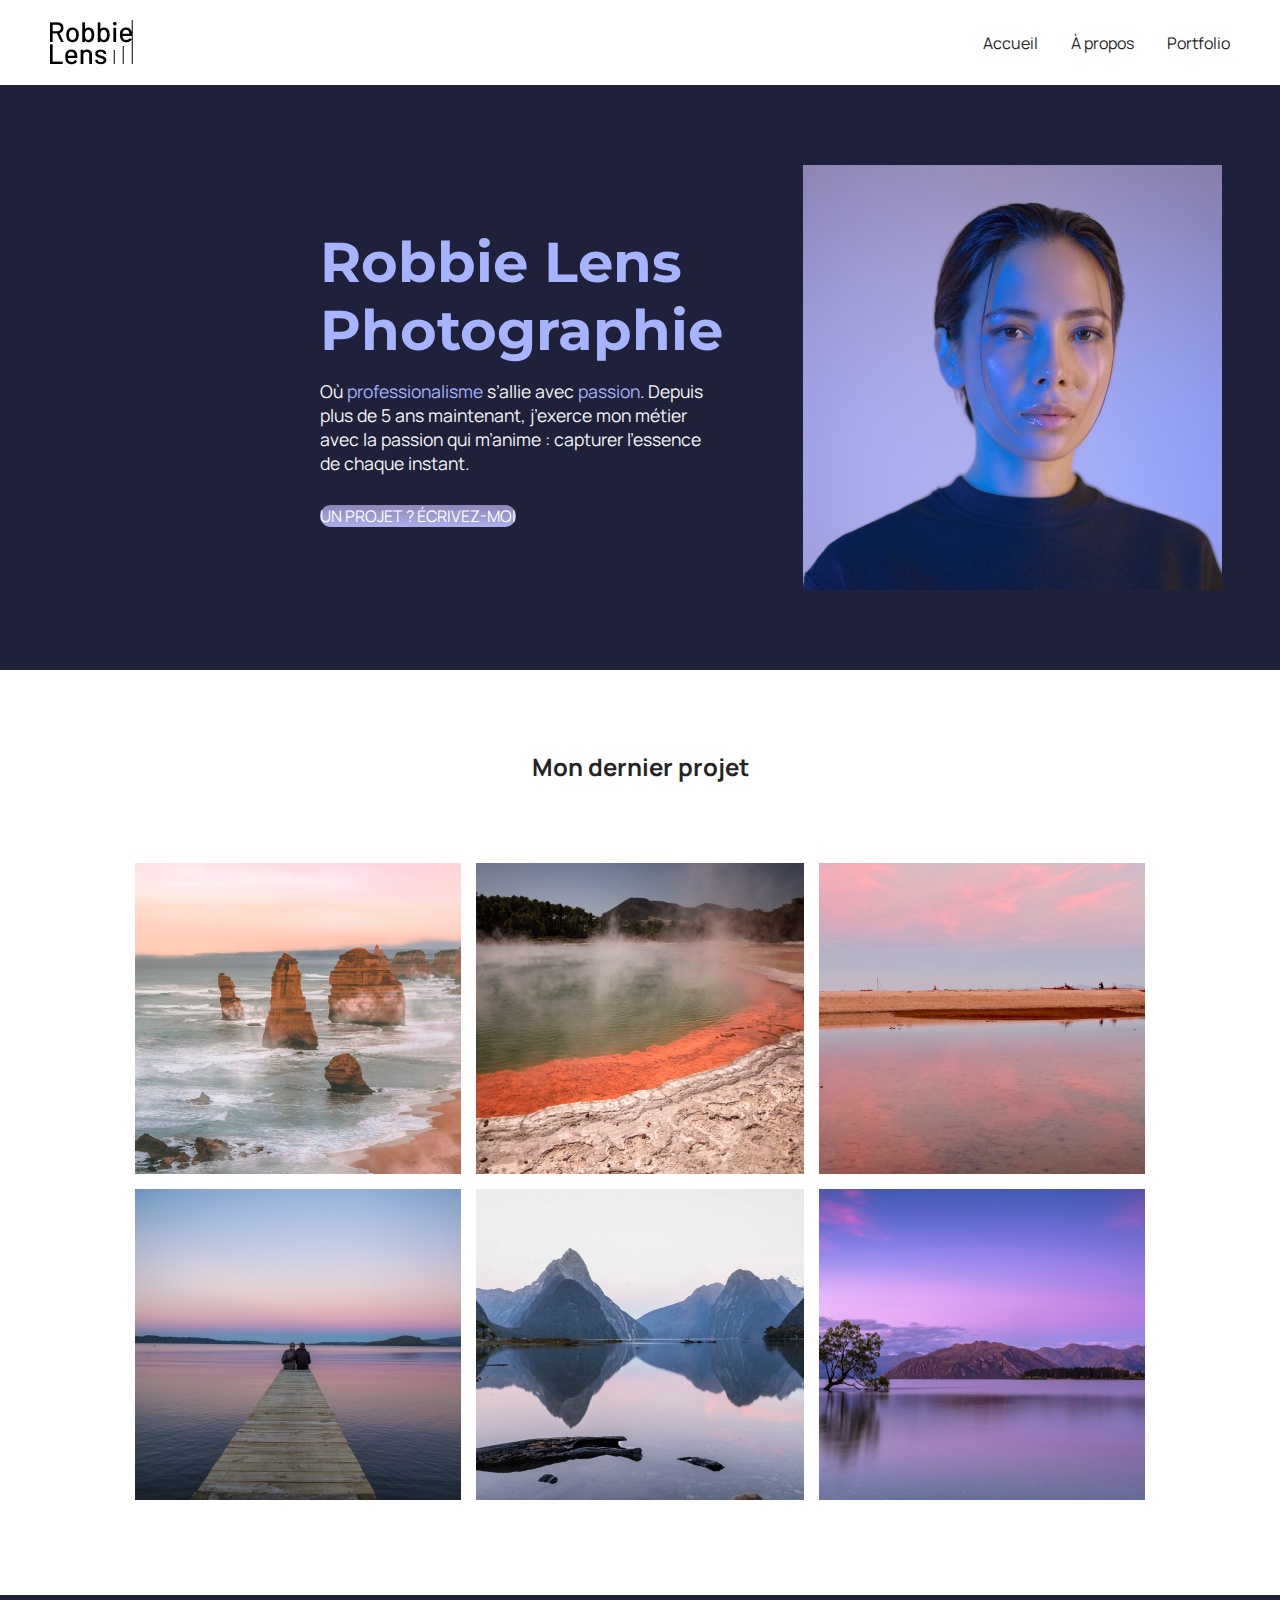
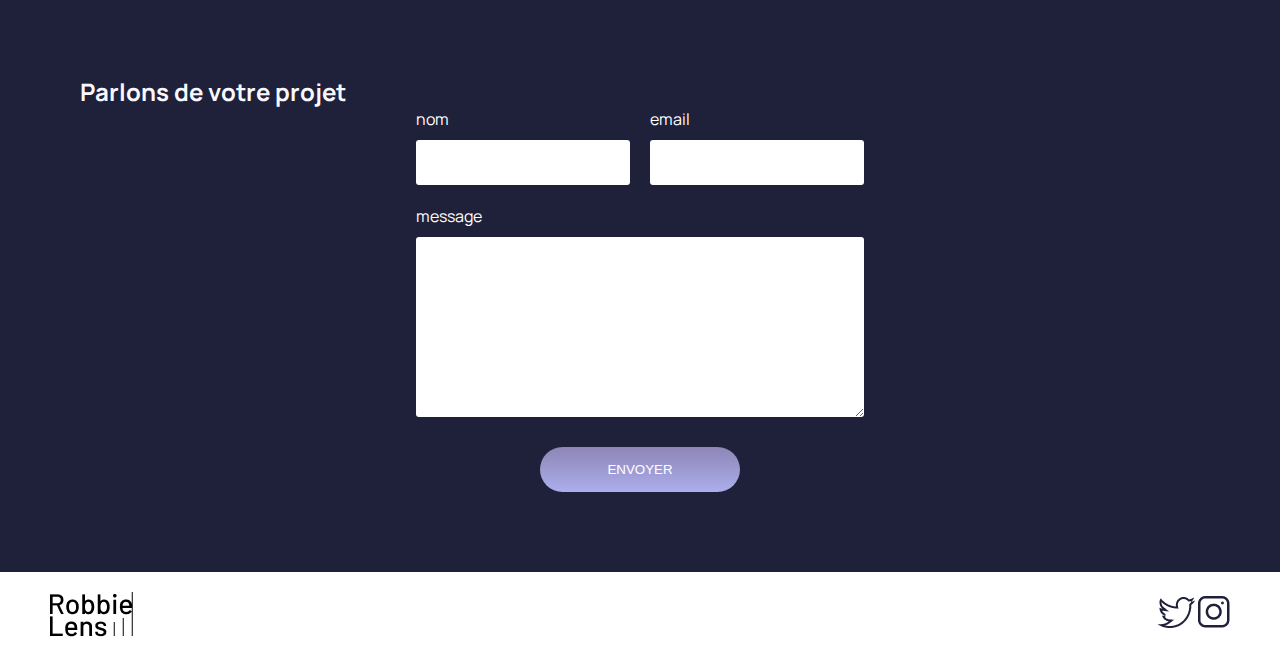
<file: index.html>
<!DOCTYPE html>
<html lang="fr">

<head>
    <meta charset="utf-8" >
    <title>Accueil - Robbie Lens Photographie</title>
    <link href="style.css" rel="stylesheet" >
    <link rel="preconnect" href="https://fonts.googleapis.com">
    <link rel="preconnect" href="https://fonts.gstatic.com" crossorigin>
    <link href="https://fonts.googleapis.com/css2?family=Manrope&family=Montserrat&display=swap" rel="stylesheet">
</head>

<body>
    <header>
        <nav>
            <img src="images/logo.png" alt="Logo Robbie Lens" >
            <div>
                <a href="index.html">Accueil</a>
                <a href="a-propos.html">À propos</a>
                <a href="portfolio.html">Portfolio</a>
            </div>
        </nav>
    </header>
    <main>
        <section class="accueil-introduction">
            <div>
                <h1>Robbie Lens Photographie</h1>
                <p>
                    Où <em>professionalisme</em> s’allie avec <em>passion</em>. Depuis
                    plus de 5 ans maintenant, j’exerce mon métier avec la passion
                    qui m’anime : capturer l’essence de chaque instant.
                </p>
                <a href="portfolio.html" class="cta">UN PROJET ? ÉCRIVEZ-MOI</a>
            </div>
            <img src="images/robbie-lens.png" alt="Portrait avec effet de la photographe Robbie Lens" >
        </section>
        <section class="accueil-photos">
            <h2>Mon dernier projet</h2>
            <div>
                <img src="images/accueil/element-1.png" alt="Twelve apostles - Australie" >
                <img src="images/accueil/element-2.png" alt="Wai-O-Tapu - Nouvelle-Zélande" >
                <img src="images/accueil/element-3.png" alt="Parc National d’Abel Tasman - Nouvelle-Zélande" >
            </div>
            <div>
                <img src="images/accueil/element-4.png" alt="Lac Rotorua - Nouvelle-Zélande" >
                <img src="images/accueil/element-5.png" alt="Milford Sound - Nouvelle-Zélande" >
                <img src="images/accueil/element-6.png" alt="Lac Wanaka - Nouvelle-Zélande" >
            </div>
        </section>
        <section id="contact" class="section-contact">
            <h2>Parlons de votre projet</h2>
            <form method="get" action="#">
                <div class="form-nom-email">
                    <div class="form-column">
                        <label for="nom">nom</label>
                        <input type="text" name="nom" id="nom" >
                    </div>
                    <div class="form-column">
                        <label for="email">email</label>
                        <input type="email" name="email" id="email" >
                    </div>
                </div>
                <label for="message">message</label>
                <textarea name="message" id="message" rows="10"></textarea>
                <input type="submit" value="ENVOYER" class="cta" >
            </form>
        </section>
    </main>
    <footer>
        <img src="images/logo.png" alt="Logo Robbie Lens" >
        <div>
            <a target="_blank" href="https://twitter.com/" class="lien-icone">
                <img src="images/twitter.png" alt="Logo Twitter" >
            </a>
            <a target="_blank" href="https://www.instagram.com/" class="lien-icone">
                <img src="images/instagram.png" alt="Logo Instagram" >
            </a>
        </div>
    </footer>
</body>

</html>
</file>
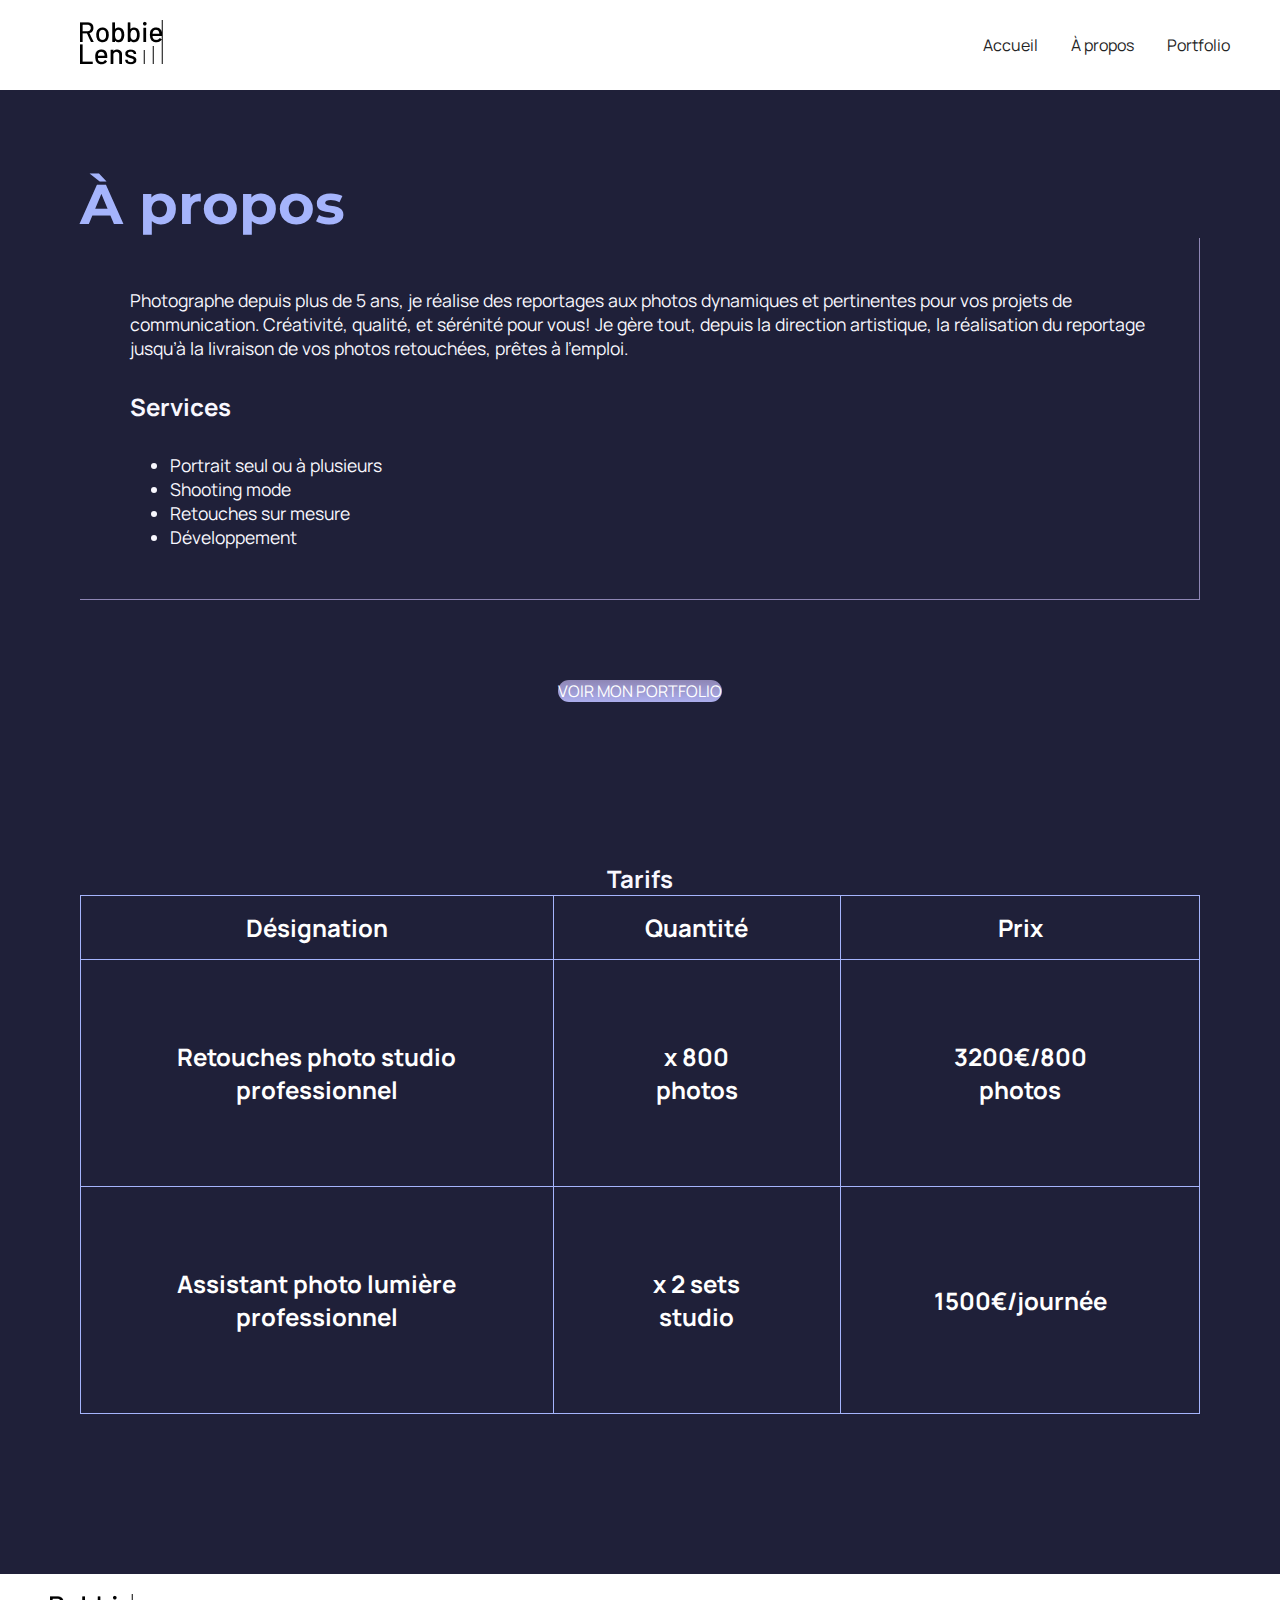
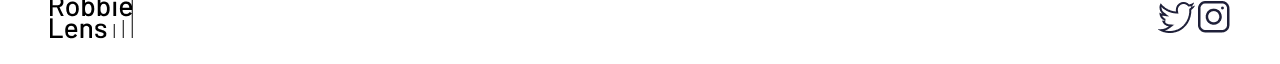
<file: a-propos.html>
<!DOCTYPE html>
<html lang="fr">

<head>
    <meta charset="utf-8" >
    <title>À propos - Robbie Lens Photographie</title>
    <link href="style.css" rel="stylesheet" >
    <link rel="preconnect" href="https://fonts.googleapis.com">
    <link rel="preconnect" href="https://fonts.gstatic.com" crossorigin>
    <link href="https://fonts.googleapis.com/css2?family=Manrope&family=Montserrat&display=swap" rel="stylesheet">
</head>

<body>
    <header>
        <nav>
            <a href="index.html" class="lien-icone">
                <img src="images/logo.png" alt="Logo Robbie Lens" >
            </a>
            <div>
                <a href="index.html">Accueil</a>
                <a href="a-propos.html">À propos</a>
                <a href="portfolio.html">Portfolio</a>
            </div>
        </nav>
    </header>
    <main class="a-propos-main">
        <section>
            <h1>À propos</h1>
            <div class="carre-contenu">
                <p>
                    Photographe depuis plus de 5 ans, je réalise des reportages aux photos dynamiques et pertinentes
                    pour
                    vos
                    projets de communication. Créativité, qualité, et sérénité pour vous! Je gère tout, depuis la
                    direction
                    artistique, la réalisation du reportage jusqu’à la livraison de vos photos retouchées, prêtes à
                    l’emploi.
                </p>
                <h2>Services</h2>
                <ul>
                    <li>Portrait seul ou à plusieurs</li>
                    <li>Shooting mode</li>
                    <li>Retouches sur mesure</li>
                    <li>Développement</li>
                </ul>
            </div>
            <div>
                <a href="portfolio.html" class="cta">VOIR MON PORTFOLIO</a>
            </div>
        </section>
        <section>
            <h2 class="tarifs">Tarifs</h>
            <table>
                <thead>
                    <tr>
                        <th>Désignation</th>
                        <th>Quantité</th>
                        <th>Prix</th>
                    </tr>
                </thead>
                <tbody>
                    <tr>
                        <td>Retouches photo
                            studio professionnel</td>
                        <td>x 800 photos</td>
                        <td>3200€/800 photos</td>
                    </tr>
                    <tr>
                        <td>Assistant photo
                            lumière professionnel</td>
                        <td>x 2 sets studio</td>
                        <td>1500€/journée</td>
                    </tr>
                </tbody>
            </table>
        </section>
    </main>
    <footer>
        <a href="index.html" class="lien-icone">
            <img src="images/logo.png" alt="Logo Robbie Lens" >
        </a>
        <div>
            <a target="_blank" href="https://twitter.com/" class="lien-icone">
                <img src="images/twitter.png" alt="Logo Twitter" >
            </a>
            <a target="_blank" href="https://www.instagram.com/" class="lien-icone">
                <img src="images/instagram.png" alt="Logo Instagram" >
            </a>
        </div>
    </footer>
</body>

</html>
</file>
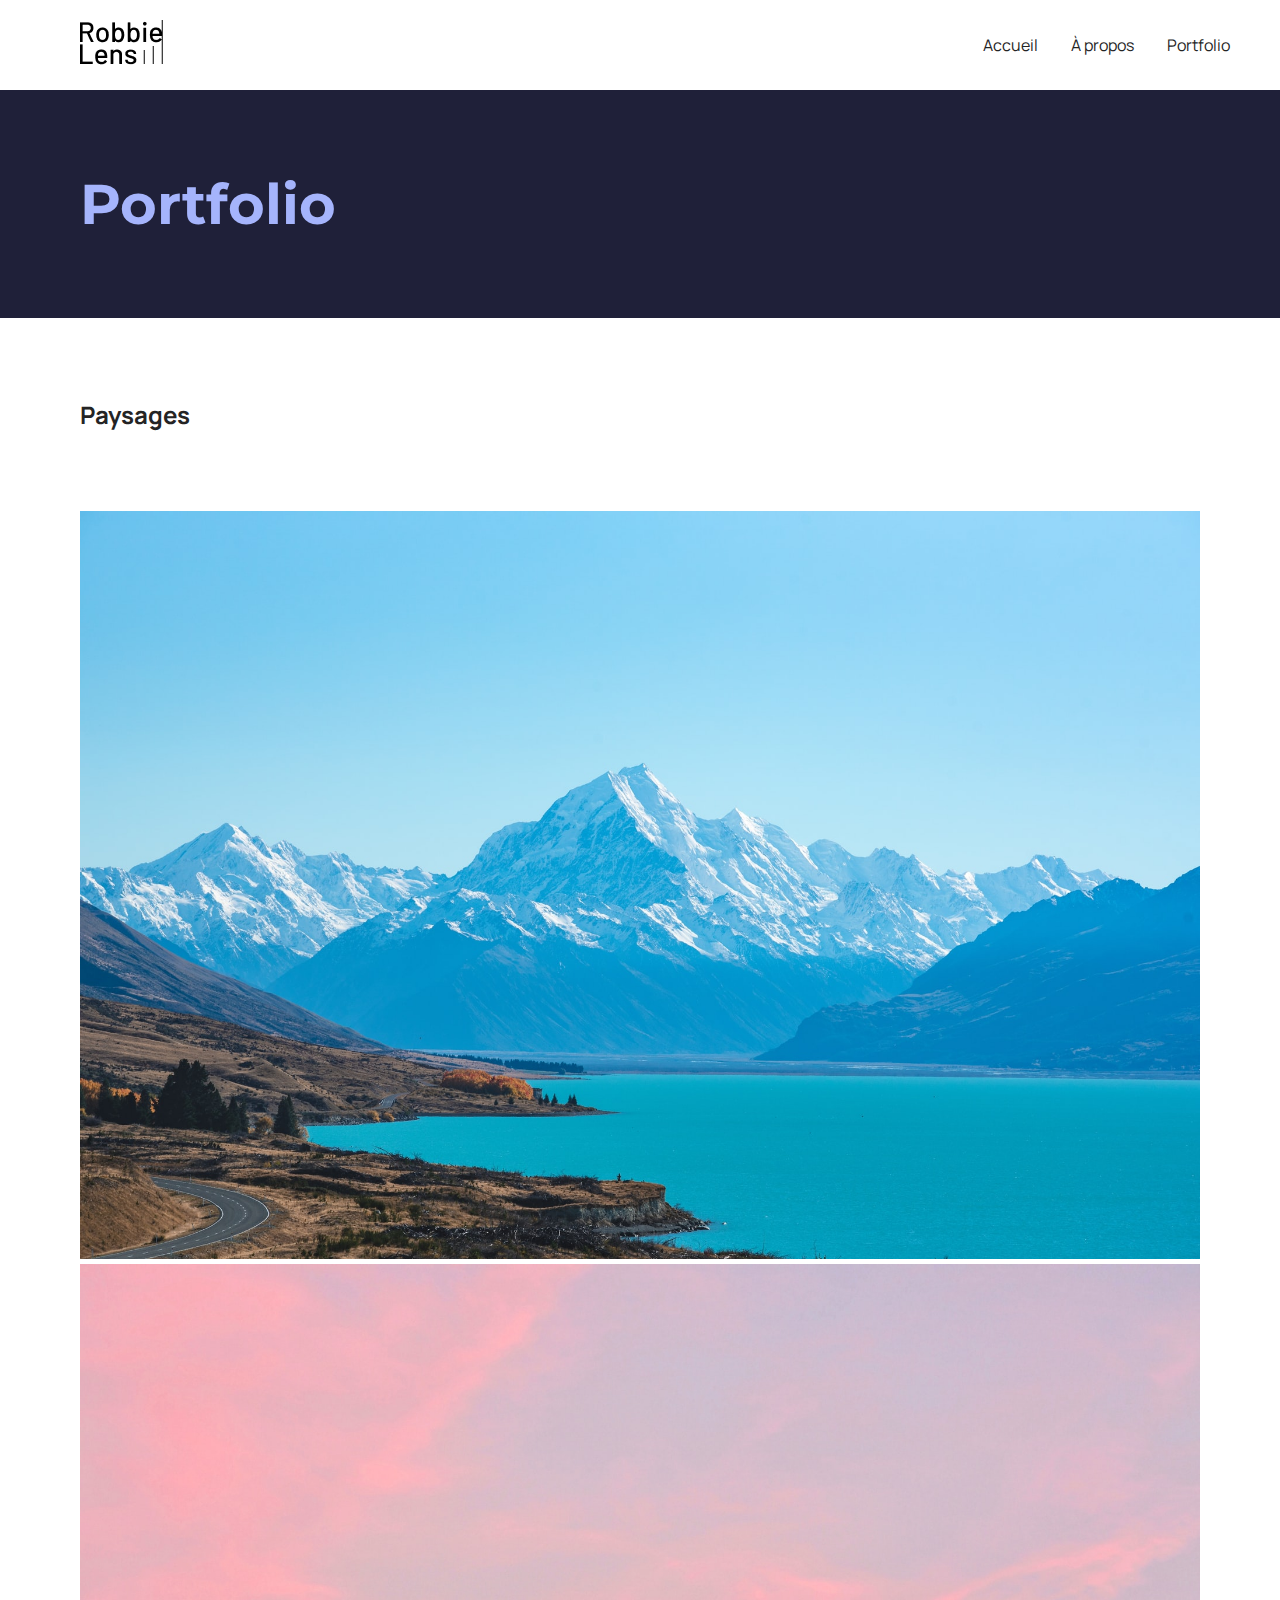
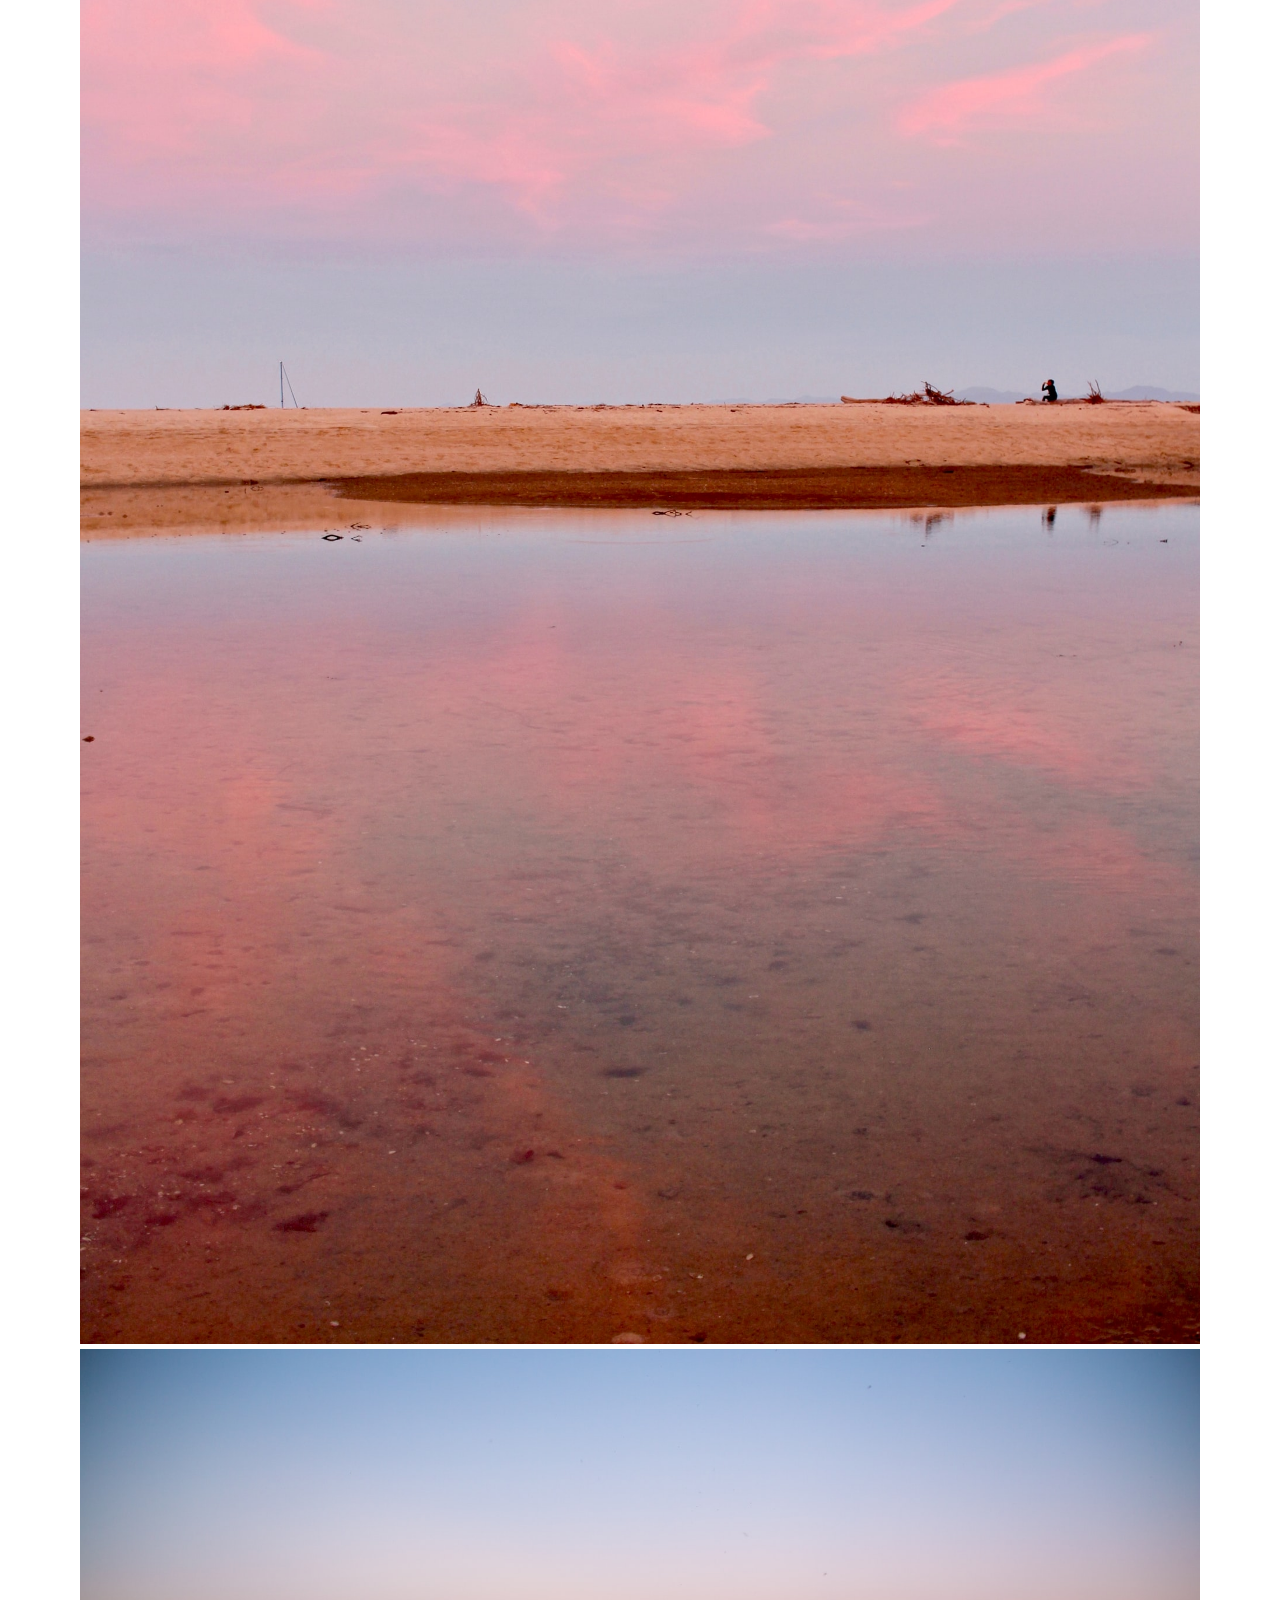
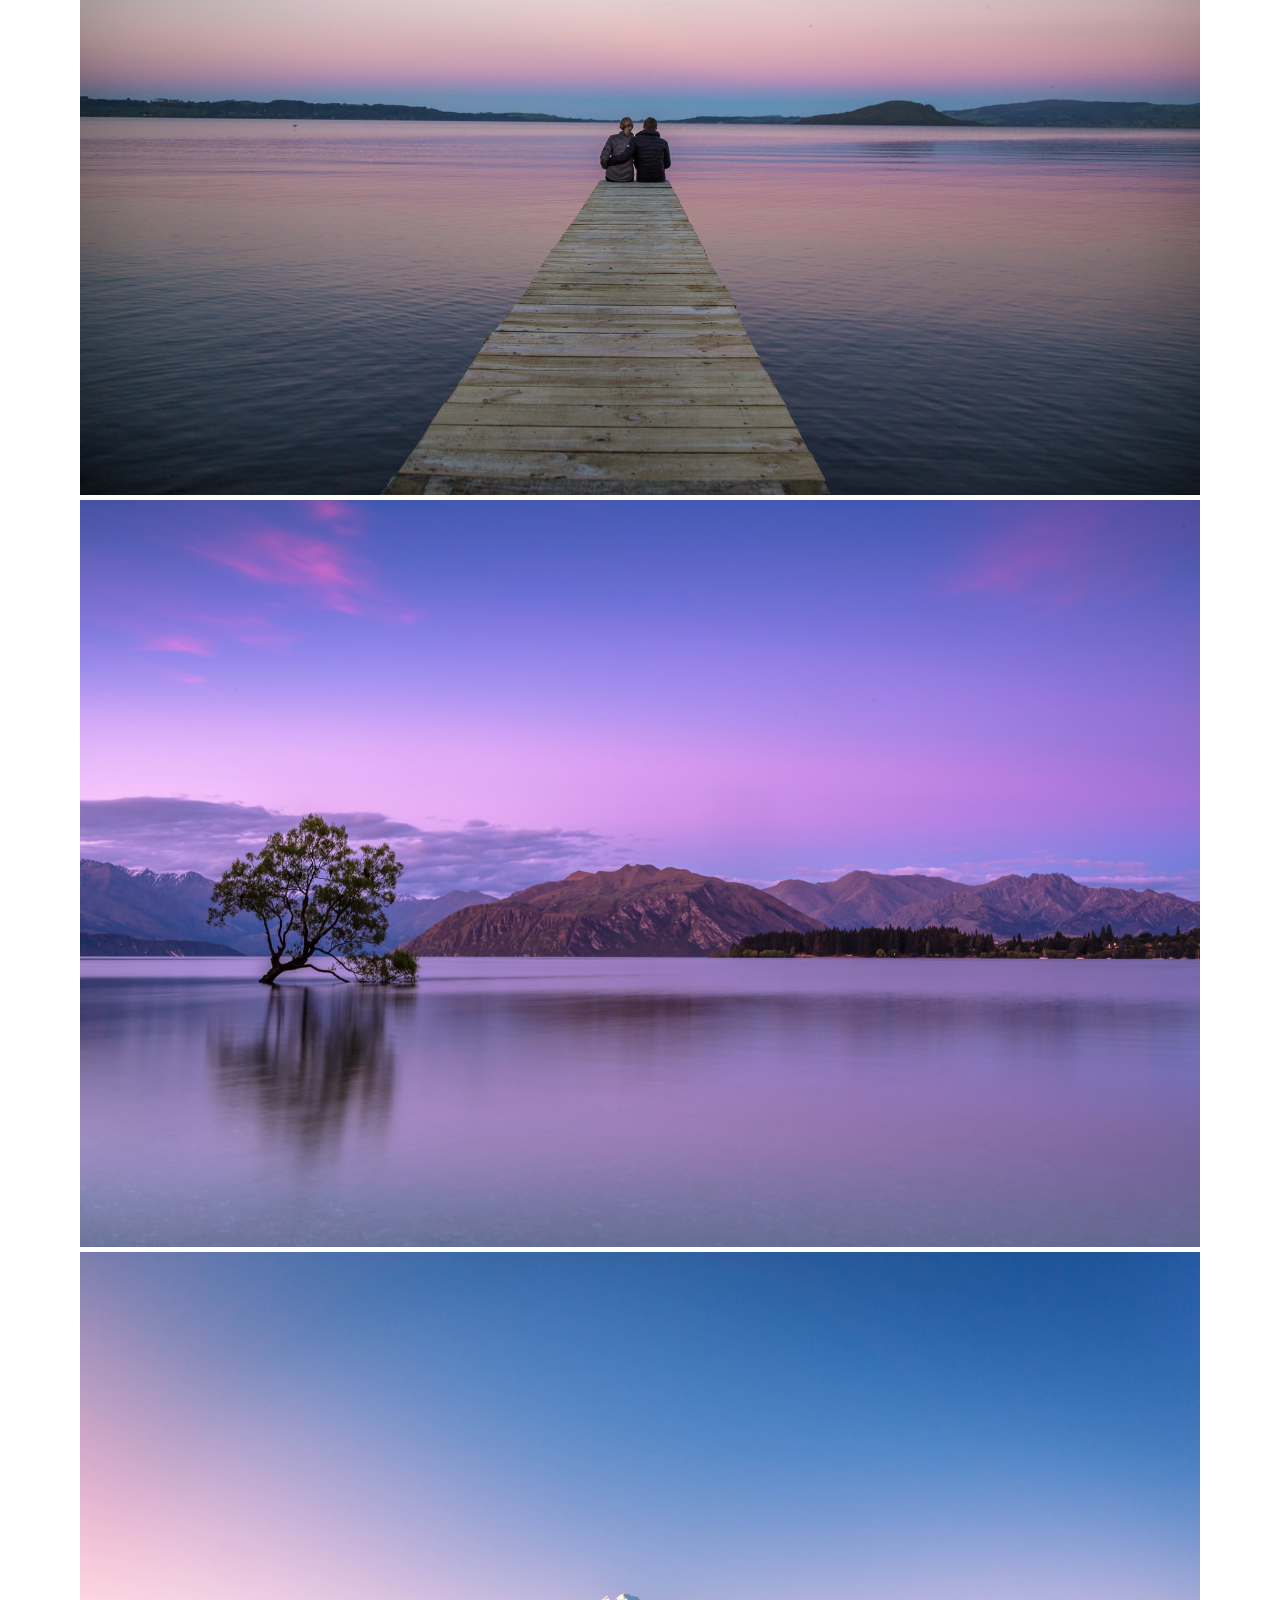
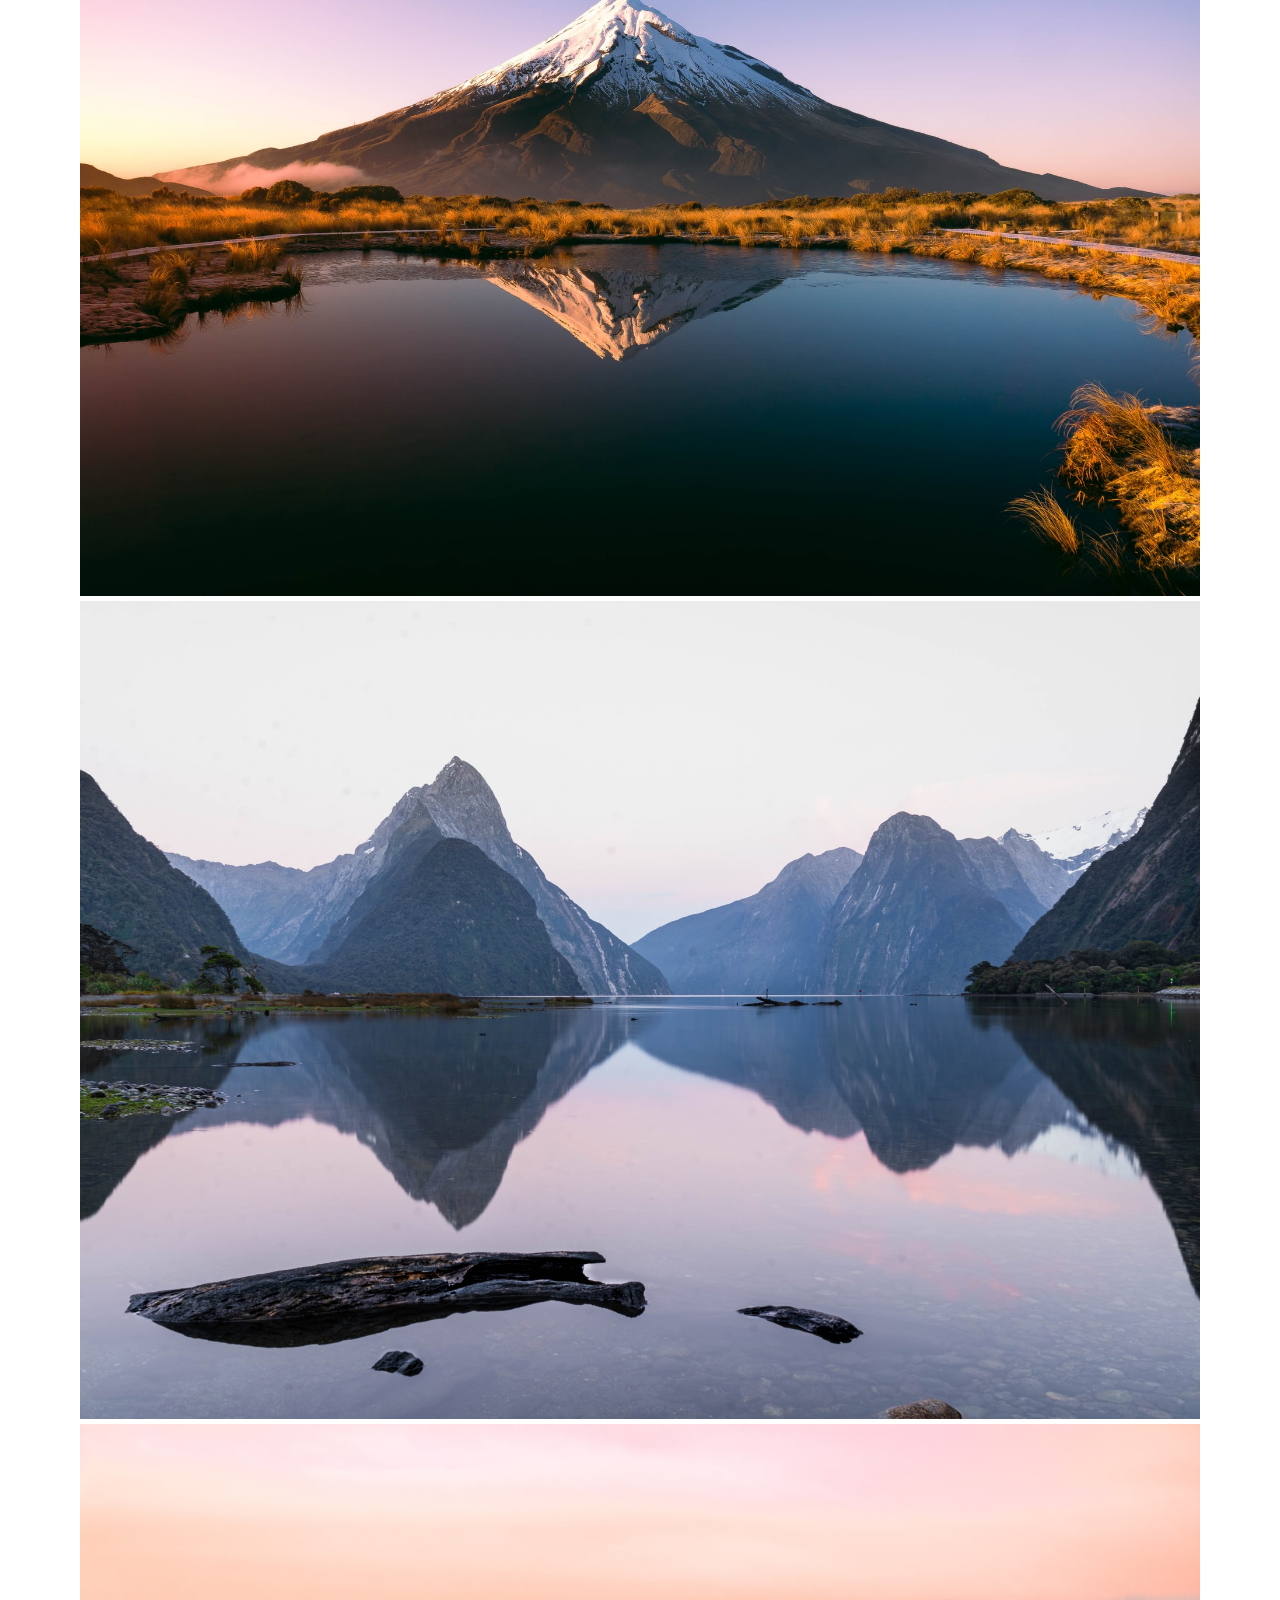
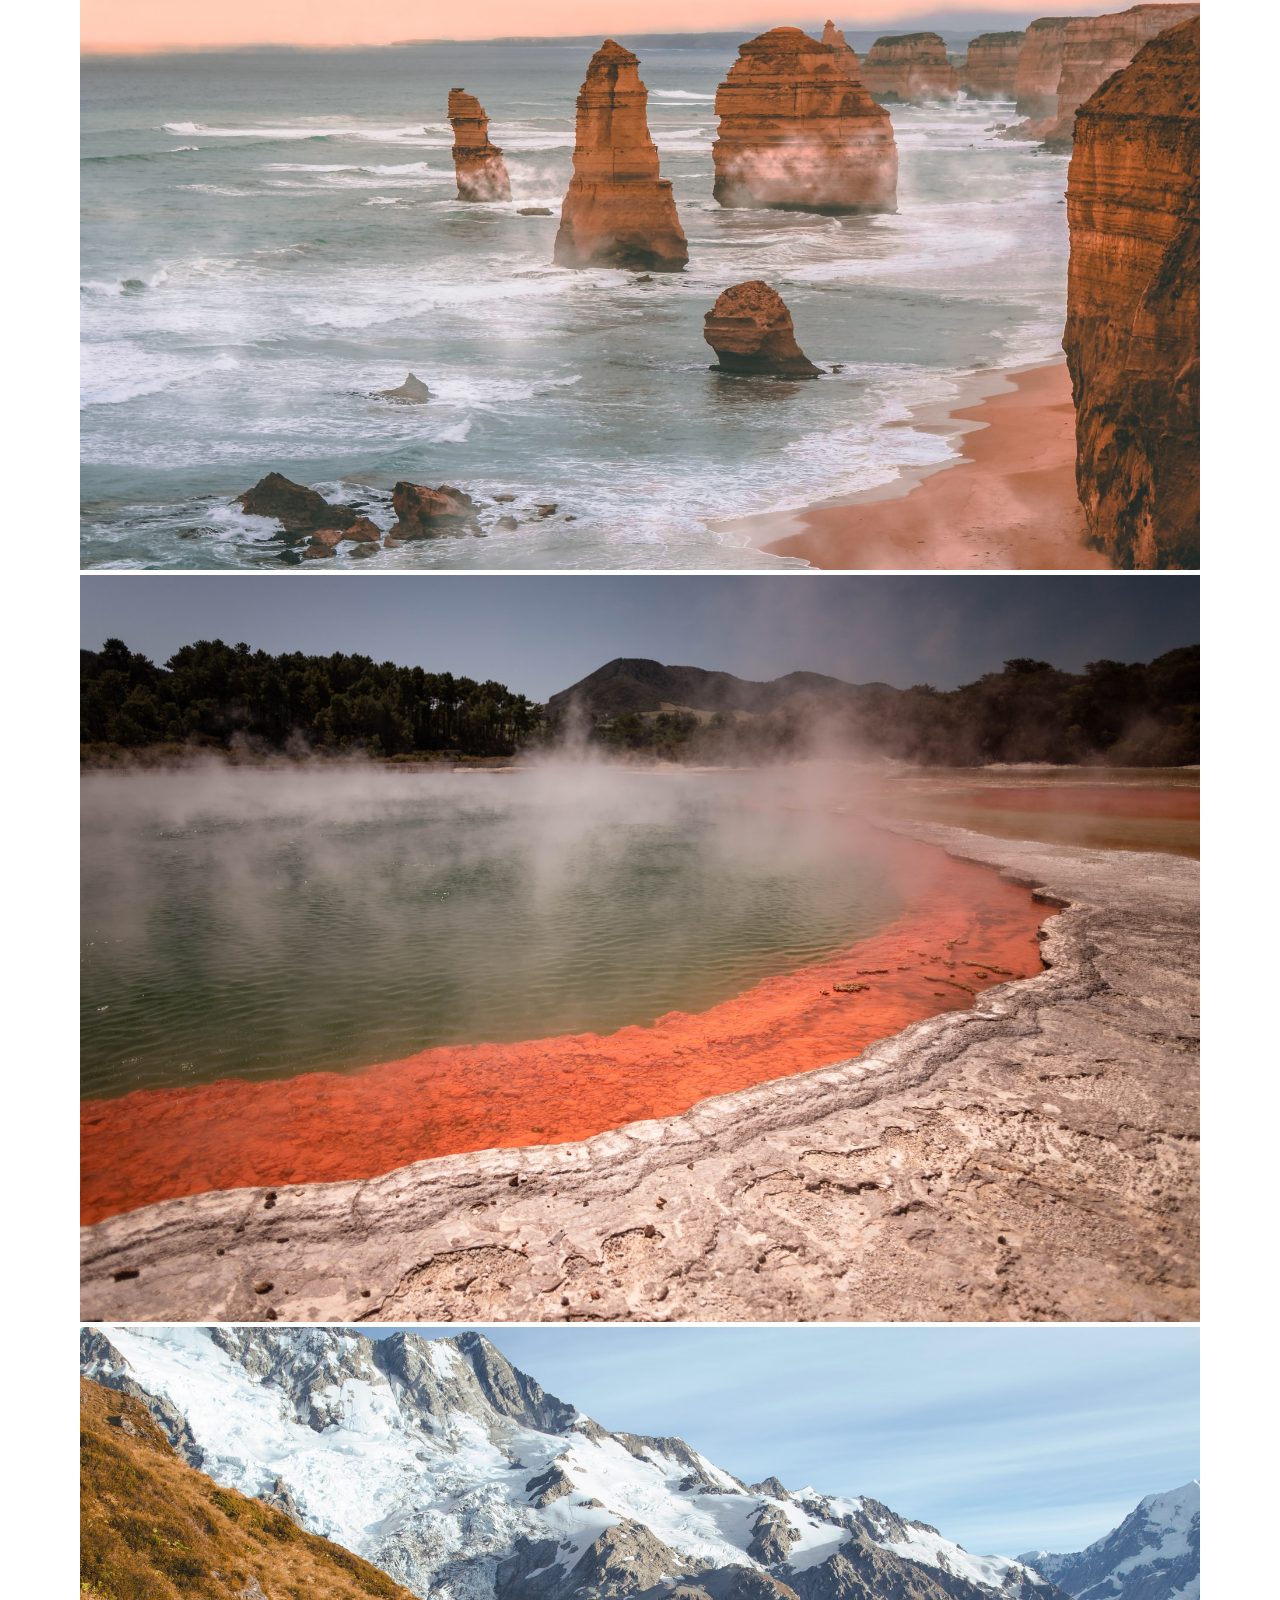
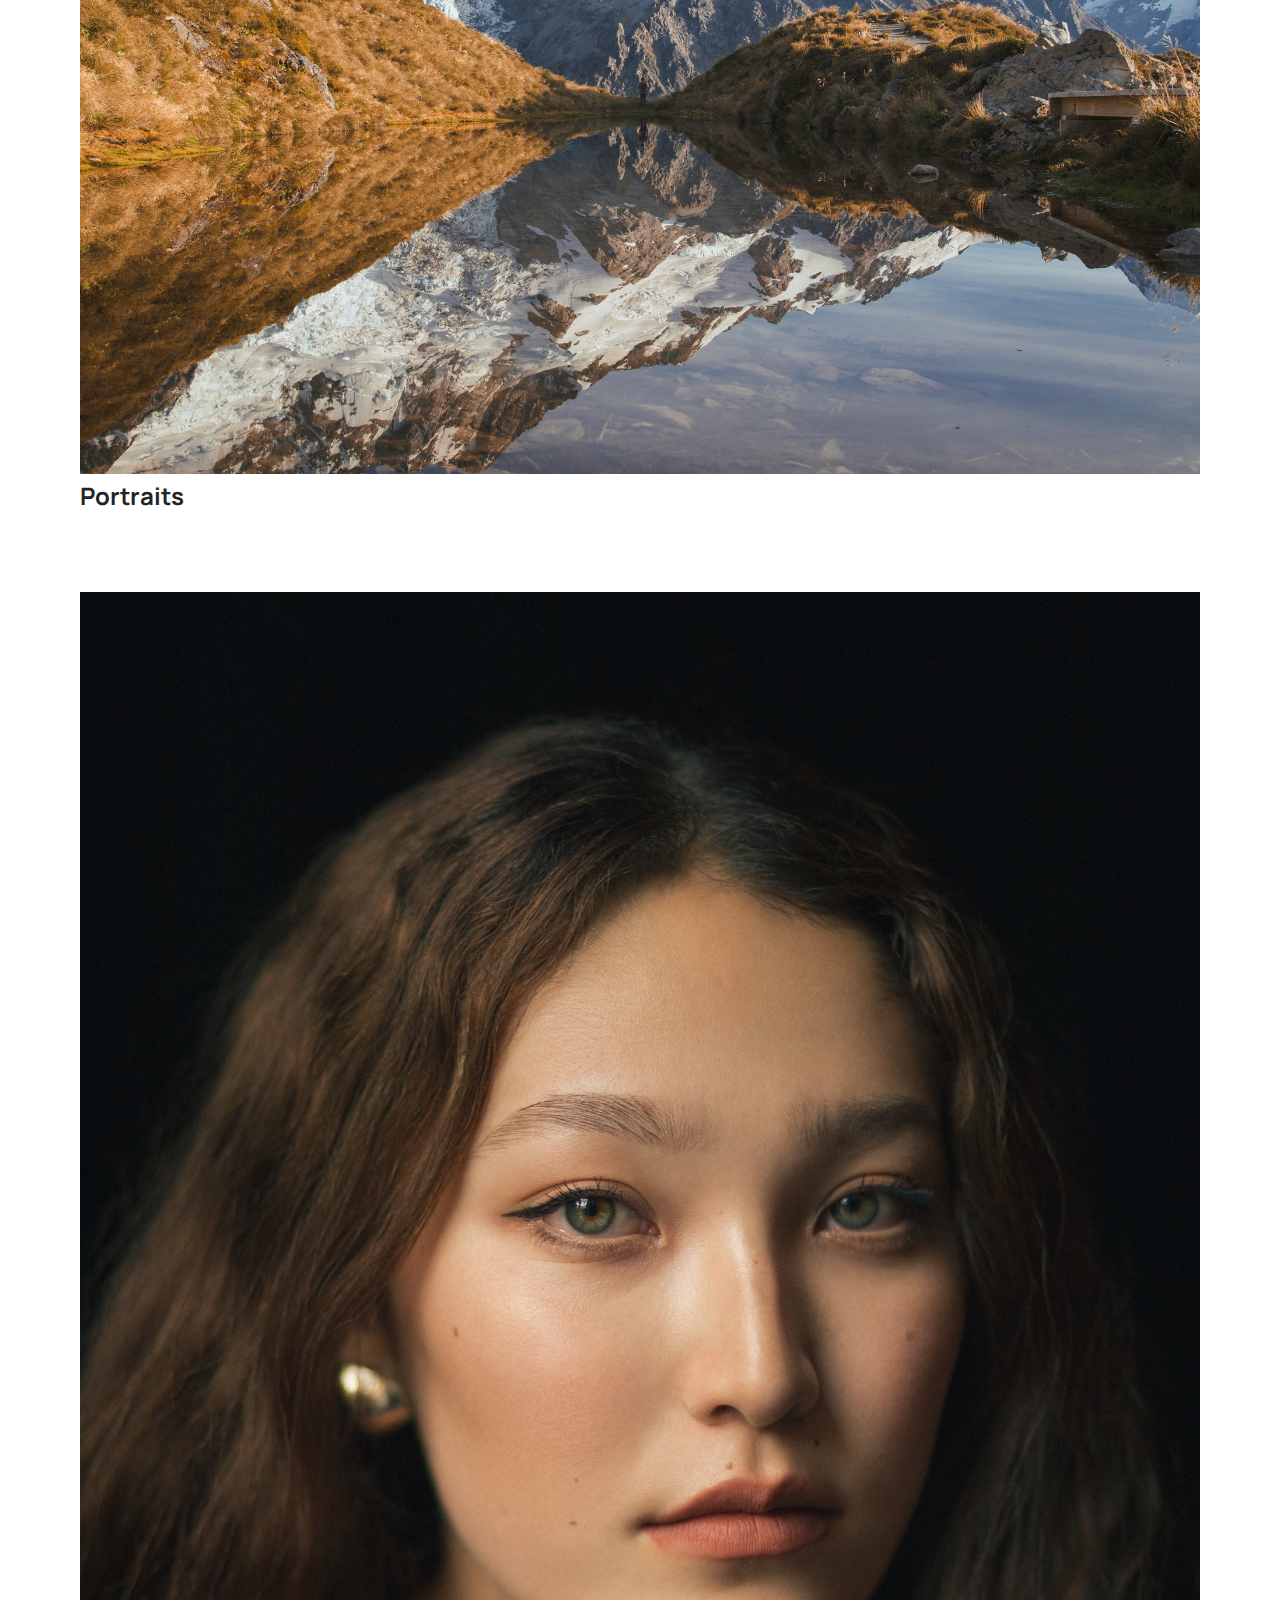
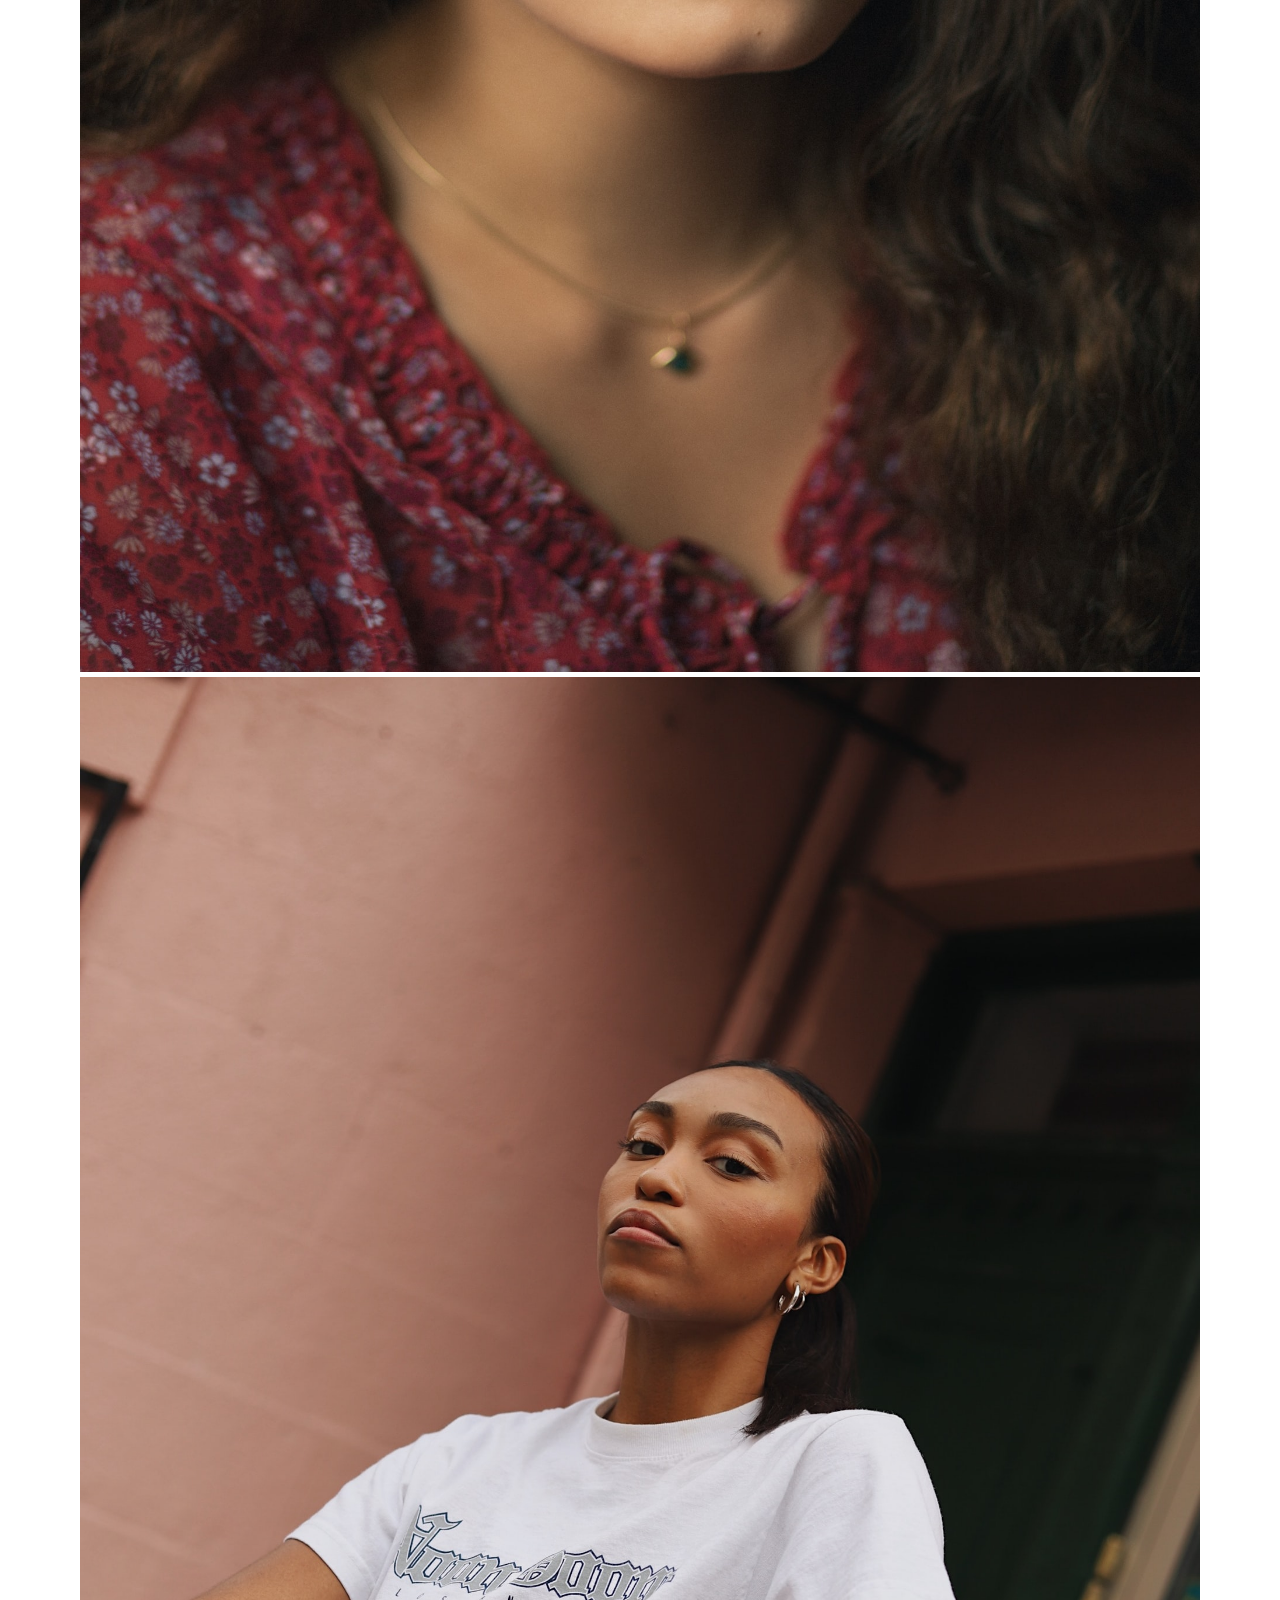
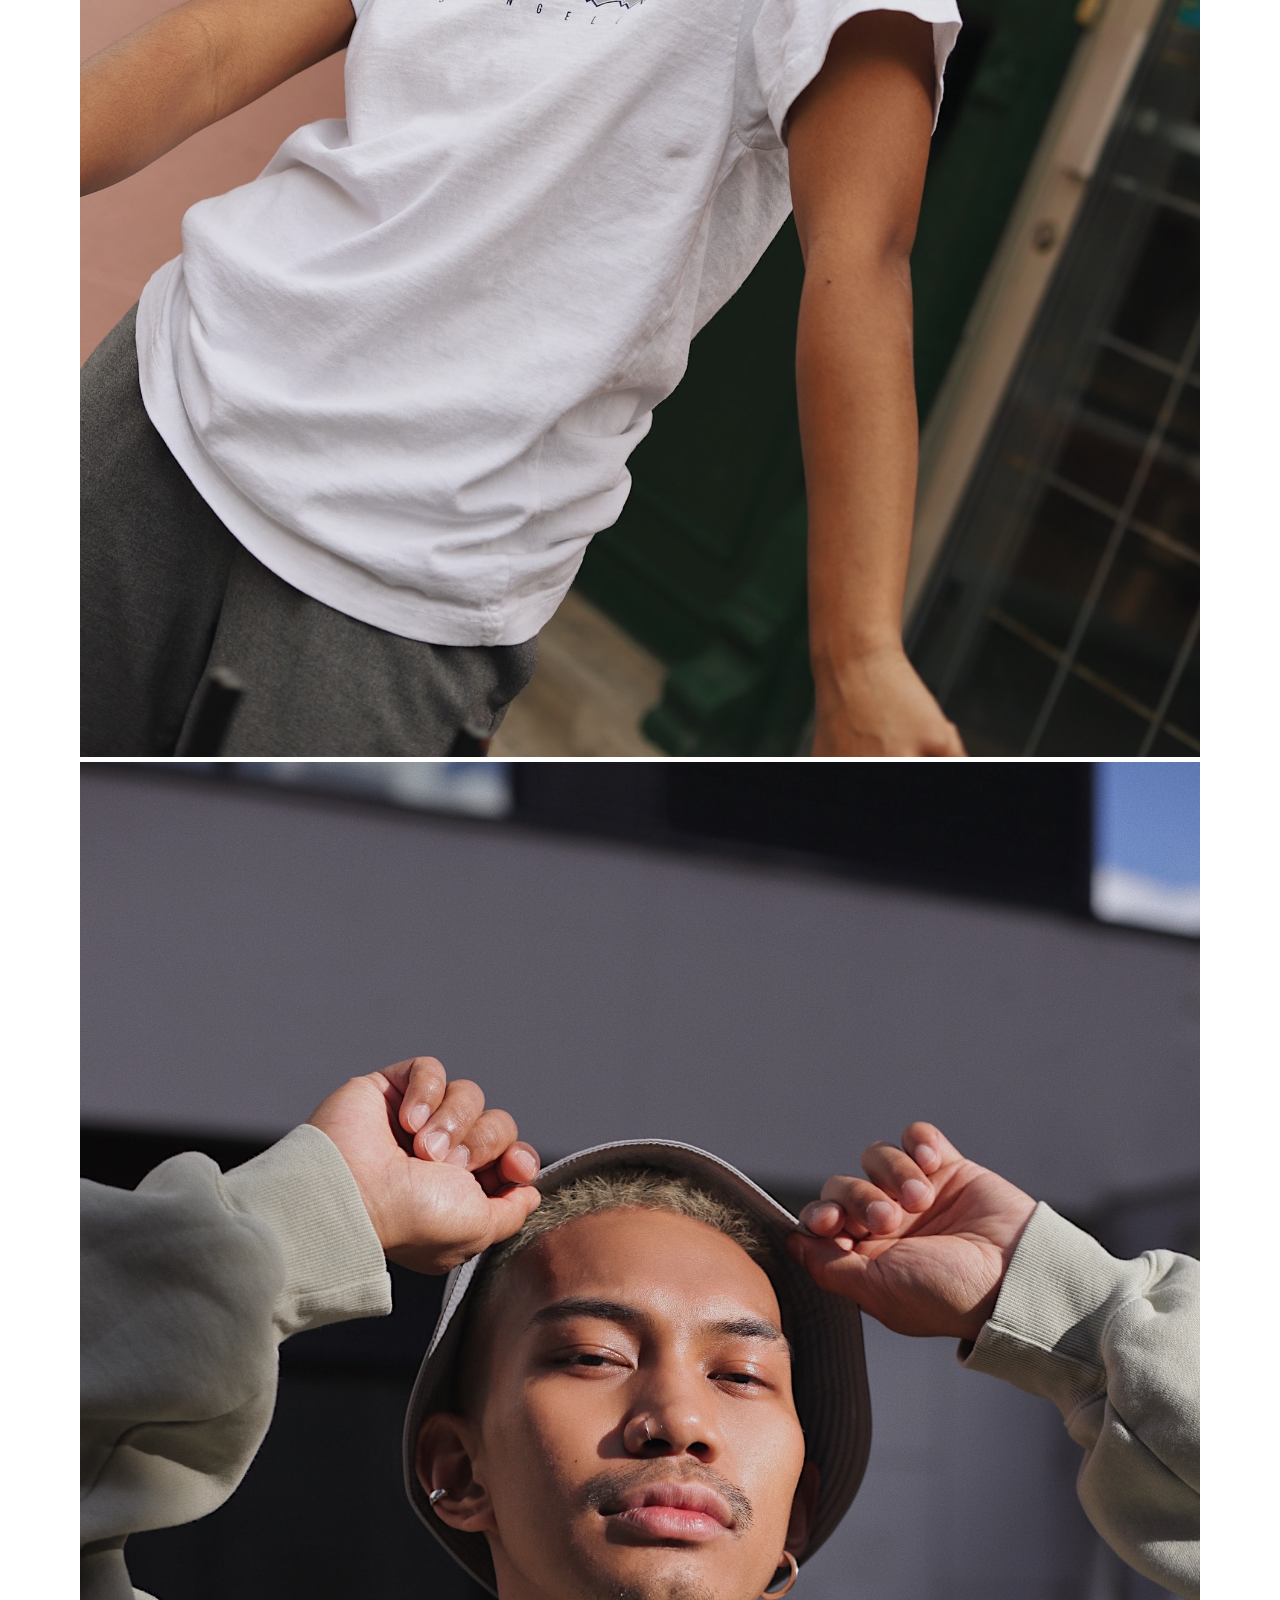
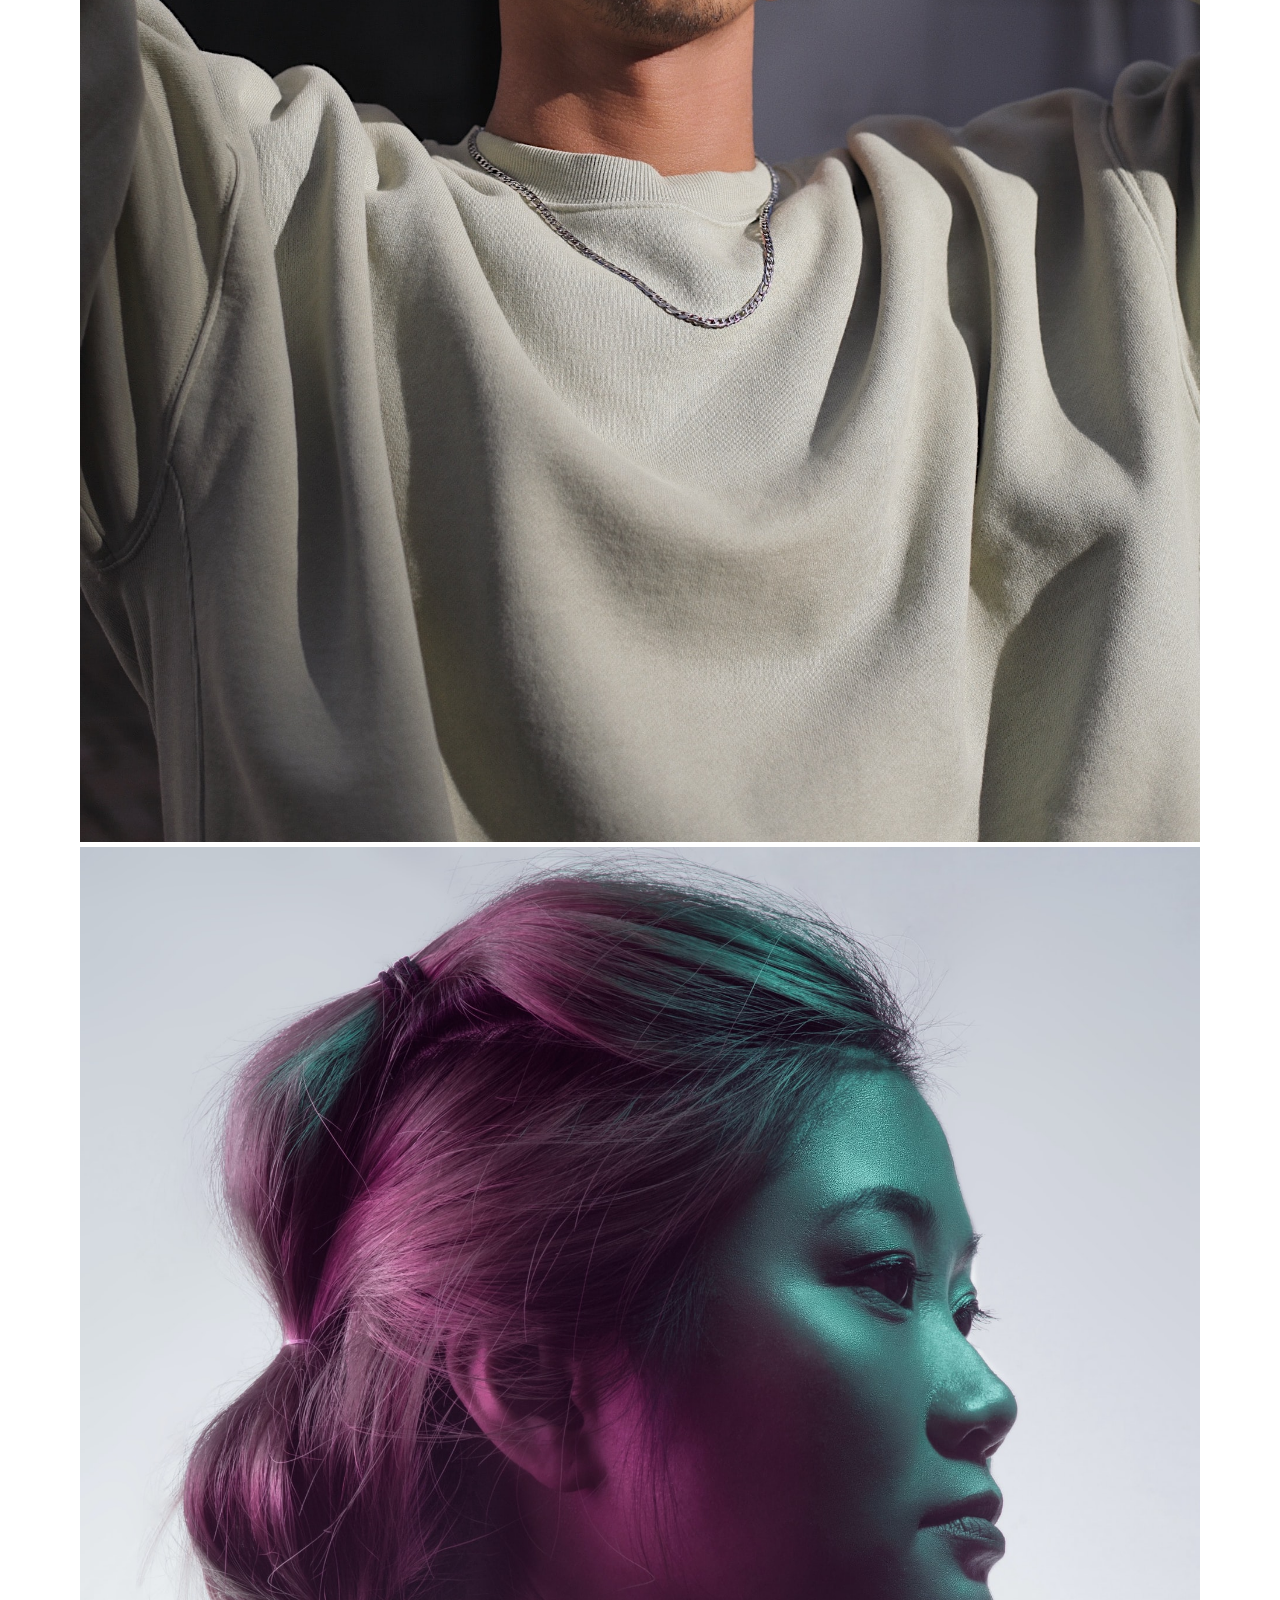
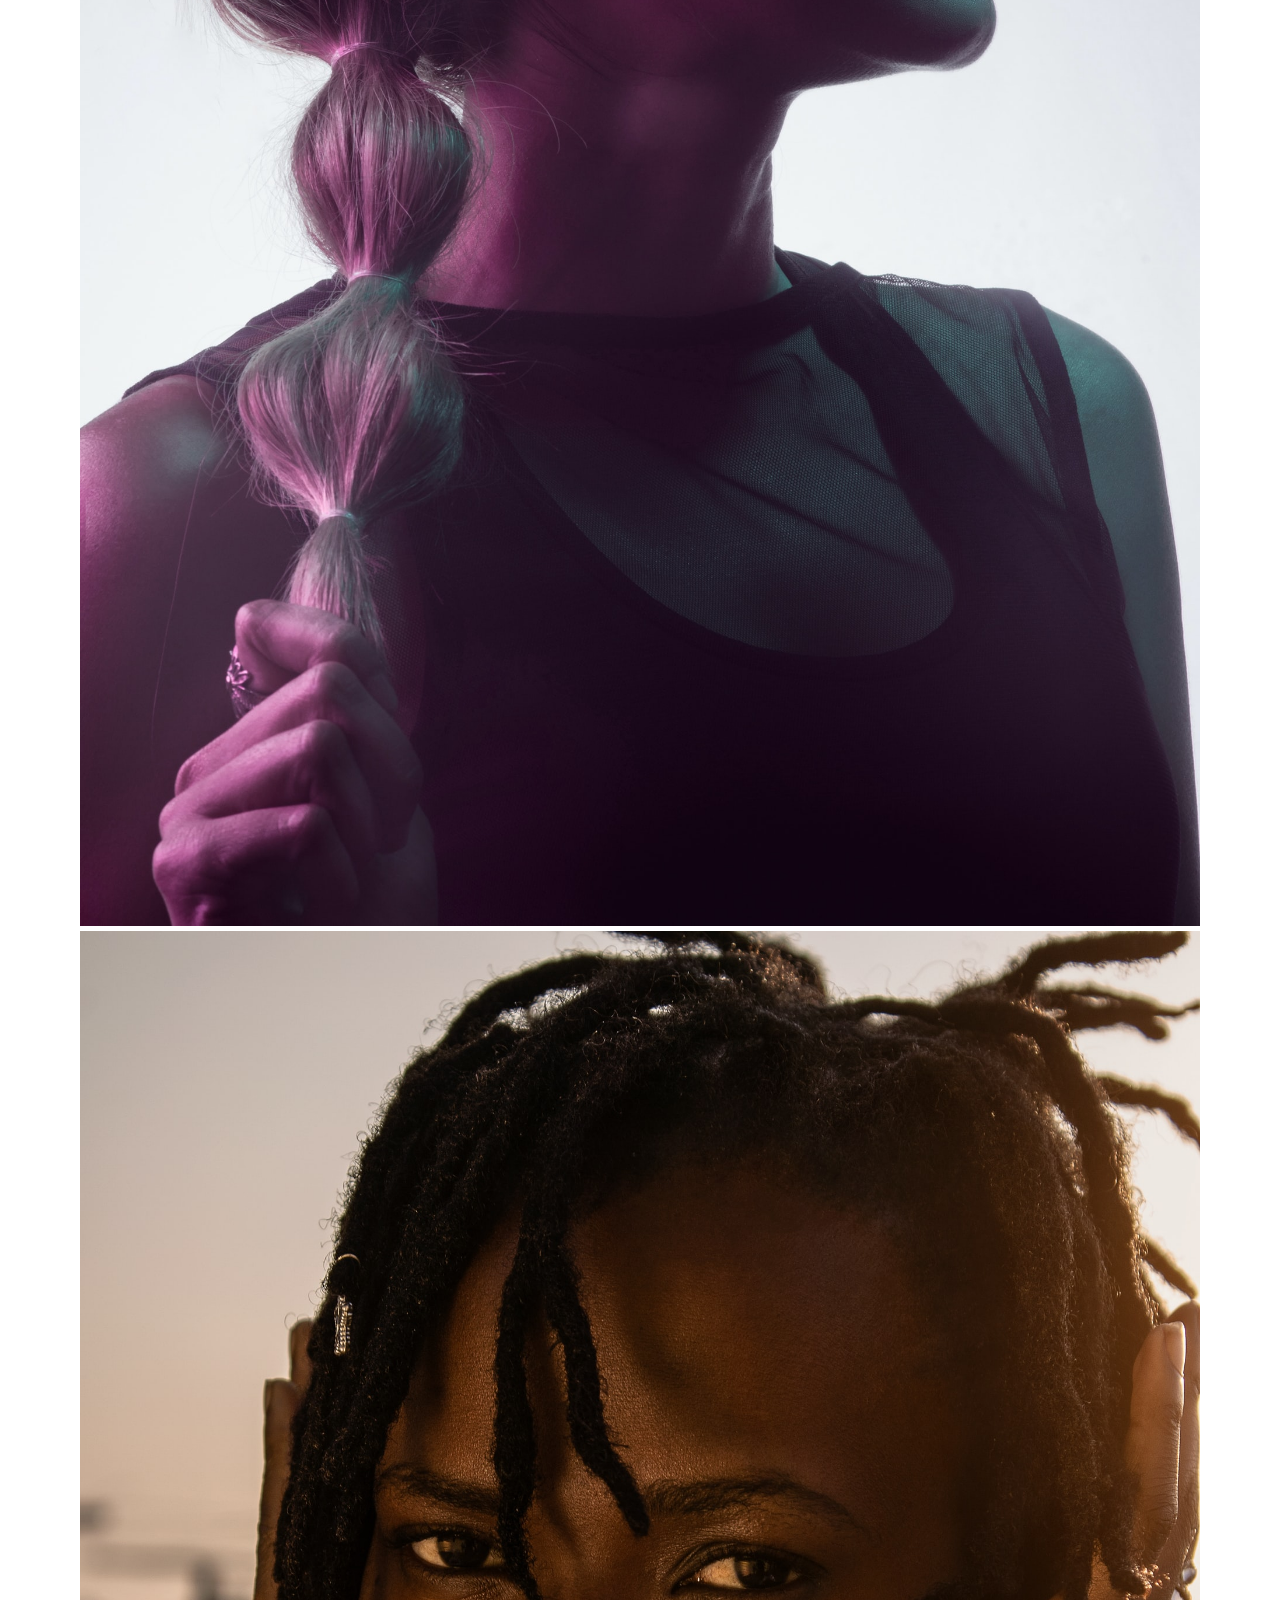
<file: portfolio.html>
<!DOCTYPE html>
<html lang="fr">

<head>
    <meta charset="utf-8" >
    <title>Portfolio - Robbie Lens Photographie</title>
    <link href="style.css" rel="stylesheet" >
    <link rel="preconnect" href="https://fonts.googleapis.com">
    <link rel="preconnect" href="https://fonts.gstatic.com" crossorigin>
    <link href="https://fonts.googleapis.com/css2?family=Manrope&family=Montserrat&display=swap" rel="stylesheet">
</head>

<body>
    <header>
        <nav>
            <a href="index.html" class="lien-icone">
                <img src="images/logo.png" alt="Logo Robbie Lens" >
            </a>
            <div>
                <a href="index.html">Accueil</a>
                <a href="a-propos.html">À propos</a>
                <a href="portfolio.html">Portfolio</a>
            </div>
        </nav>
    </header>
    <main>
        <section>
            <h1>Portfolio</h1>
        </section>
        <section class="portfolio-section-photos">
            <h2>Paysages</h2>
            <div class="grid-paysages">
                <a href="images/portfolio/paysage1.jpg" class="lien-conteneur-photo">
                    <img src="images/portfolio/paysage1.jpg" alt="Mont Aoraki - Nouvelle-Zélande" >
                    <div class="photo-hover">Voir la photo</div>
                </a>
                <a href="images/portfolio/paysage2.jpg" class="lien-conteneur-photo">
                    <img src="images/portfolio/paysage2.jpg" alt="Parc National d’Abel Tasman - Nouvelle-Zélande" >
                    <div class="photo-hover">Voir la photo</div>
                </a>
                <a href="images/portfolio/paysage3.jpg" class="lien-conteneur-photo">
                    <img src="images/portfolio/paysage3.jpg" alt="Lac Rotorua - Nouvelle-Zélande" >
                    <div class="photo-hover">Voir la photo</div>
                </a>
                <a href="images/portfolio/paysage4.jpg" class="lien-conteneur-photo">
                    <img src="images/portfolio/paysage4.jpg" alt="Lac Wanaka - Nouvelle-Zélande" >
                    <div class="photo-hover">Voir la photo</div>
                </a>
                <a href="images/portfolio/paysage5.jpg" class="lien-conteneur-photo">
                    <img src="images/portfolio/paysage5.jpg" alt="Mont Taranaki - Nouvelle-Zélande" >
                    <div class="photo-hover">Voir la photo</div>
                </a>
                <a href="images/portfolio/paysage6.jpg" class="lien-conteneur-photo">
                    <img src="images/portfolio/paysage6.jpg" alt="Milford Sound - Nouvelle-Zélande" >
                    <div class="photo-hover">Voir la photo</div>
                </a>
                <a href="images/portfolio/paysage7.jpg" class="lien-conteneur-photo">
                    <img src="images/portfolio/paysage7.jpg" alt="Twelve Apostle - Australie" >
                    <div class="photo-hover">Voir la photo</div>
                </a>
                <a href="images/portfolio/paysage8.jpg" class="lien-conteneur-photo">
                    <img src="images/portfolio/paysage8.jpg" alt="Wai-O-Tapu - Nouvelle-Zélande" >
                    <div class="photo-hover">Voir la photo</div>
                </a>
                <a href="images/portfolio/paysage9.jpg" class="lien-conteneur-photo">
                    <img src="images/portfolio/paysage9.jpg" alt="Mont Cook - Nouvelle Zélande" >
                    <div class="photo-hover">Voir la photo</div>
                </a>
            </div>
            <h2>Portraits</h2>
            <div class="grid-portraits">
                <a href="images/portfolio/portrait1.jpg" class="lien-conteneur-photo">
                    <img src="images/portfolio/portrait1.jpg" alt="Portrait jeune femme 1" >
                    <div class="photo-hover">Voir la photo</div>
                </a>
                <a href="images/portfolio/portrait2.jpg" class="lien-conteneur-photo">
                    <img src="images/portfolio/portrait2.jpg" alt="Portrait jeune femme 2" >
                    <div class="photo-hover">Voir la photo</div>
                </a>
                <a href="images/portfolio/portrait3.jpg" class="lien-conteneur-photo">
                    <img src="images/portfolio/portrait3.jpg" alt="Portrait jeune homme 3" >
                    <div class="photo-hover">Voir la photo</div>
                </a>
                <a href="images/portfolio/portrait4.jpg" class="lien-conteneur-photo">
                    <img src="images/portfolio/portrait4.jpg" alt="Portrait jeune femme 4" >
                    <div class="photo-hover">Voir la photo</div>
                </a>
                <a href="images/portfolio/portrait5.jpg" class="lien-conteneur-photo">
                    <img src="images/portfolio/portrait5.jpg" alt="Portrait jeune femme 5" >
                    <div class="photo-hover">Voir la photo</div>
                </a>
                <a href="images/portfolio/portrait6.jpg" class="lien-conteneur-photo">
                    <img src="images/portfolio/portrait6.jpg" alt="Portrait jeune femme 6" >
                    <div class="photo-hover">Voir la photo</div>
                </a>

            </div>
        </section>
    </main>
    <footer>
        <a href="index.html" class="lien-icone">
            <img src="images/logo.png" alt="Logo Robbie Lens" >
        </a>
        <div>
            <a target="_blank" href="https://twitter.com/" class="lien-icone">
                <img src="images/twitter.png" alt="Logo Twitter" >
            </a>
            <a target="_blank" href="https://www.instagram.com/" class="lien-icone">
                <img src="images/instagram.png" alt="Logo Instagram" >
            </a>
        </div>
    </footer>
</body>

</html>
</file>
<file: style.css>
* {
  margin: 0;
}

body {
    font-family: 'Manrope', sans-serif;
    font-size: 1em;
    background-color: #1f2039;
  }
  
  a {
    color: #242424;
    text-decoration: none;
  }
  
  em {
    color: #a5b4fc;
    font-style: normal;
  }
  
  h1 {
    font-size: 3.5em;
    color: #a5b4fc;
    font-family: 'Montserrat', sans-serif;
  }
  
  h2 {
    color: #f9f8ff;
  }
  
  p,
  li {
    font-size: 1.1em;
    color: #f9f8ff;
  }
  
  header,
  footer
 {
    background-color: white;
    padding-top:20px;
    padding-bottom: 20px;
    padding-left: 50px;
    padding-right: 50px;
  }
  
  .cta {
    background: linear-gradient(#8e86b5, #acaeed);
    color: white;
    border-radius: 50px;
  }

  a:hover {
    text-decoration: underline;
  }

  .cta:hover {
    background: linear-gradient(#acaeed, #8e86b5);
    text-emphasis: none;
  }

.lien-icone:hover{
    opacity: 0.5;
}
  
.carre-contenu {
  border-right: 1px solid #8e86b5;
  border-bottom: 1px solid #8e86b5;
  padding: 50px;
  margin-bottom: 80px;
}

.carre-contenu h2 {
  margin-top: 30px;
}

.carre-contenu ul {
  margin-top: 30px;
}

.carre-contenu + div {
  text-align: center;
}

  section {
    padding: 80px;
  }

  .a-propos {
    margin:auto;
    width: 50%;
  }

  footer,
  nav {
    display: flex;
    flex-direction: row;
    justify-content: space-between;
    align-items: center;
  }

  nav a {
    margin-left: 30px;
  }

  .accueil-photos {
    background-color: white;
    padding: 80px;
  }
  
  .accueil-photos h2 {
    color: #242424;
    text-align: center;
    margin-bottom: 80px;
  }
  
  .accueil-photos div {
    display: flex;
    flex-direction: row;
    gap: 15px;
    justify-content: center;
    margin-bottom: 15px;
  }
  
  .accueil-introduction {
    display: flex;
    flex-direction: row;
    width: 50%;
    align-items: center;
    margin: auto;
  }
  .accueil-introduction h1 {
    margin-bottom: 15px;
  }
  
  .accueil-introduction p {
    margin-bottom: 30px;
  }
  
  .accueil-introduction div {
    padding-right: 80px;
  }

  .portfolio-section-photos {
    background-color: white;
  }
  
  .portfolio-section-photos h2 {
    color: #242424;
    margin-bottom: 80px;
  }

.grid-paysages img,
.grid-portraits img {
  width: 100%;
  height: 100%;
  /* Même si vous ne connaissez pas cette propriété, vous en aurez besoin pour permettre aux images de respecter les dimensions de la grid CSS */
  object-fit: cover;
}
.lien-conteneur-photo {
  position: relative;
}

.photo-hover {
  position: absolute;
  top: 0;
  left: 0;
  right: 0;
  bottom: 0;
  display: flex;
  align-items: center;
  justify-content: center;
  font-size: 1.5em;
  color: white;
  background-color: rgba(0, 0, 0, 0.7);
  display: none;
}

.lien-conteneur-photo:hover .photo-hover {
  display: flex;
}

table {
  color: white;
  text-align: center;
  width: 100%;
  border-collapse: collapse;
}

td,
th {
  padding: 15px;
  border: 1px solid #a5b4fc;
}

td {
  padding: 80px;
}

.tarifs {
  color: #f9f8ff;
  text-align: center;
  margin-bottom: 80px;
}

form {
  display: flex;
  flex-direction: column;
  width: 40%;
  margin: auto;
  color: white;
}

.form-nom-email {
  display: flex;
  flex-direction: row;
  gap: 20px;
}

.form-column {
  flex: 1;
  display: flex;
  flex-direction: column;
  margin-bottom: 20px;
}

input,
textarea {
  padding: 15px;
  border-radius: 3px;
  border: none;
}

label {
  margin-bottom: 10px;
}

input[type='submit'] {
  width: 200px;
  margin: auto;
  margin-top: 30px;
}

@media screen and (max-width: 996px) {
  .accueil-introduction {
    flex-direction: column;
    align-items: center;
    justify-content: center;
  }

  .accueil-introduction div {
    padding-right: 0;
    text-align: center;
    order: 2;
  }

  .accueil-introduction img {
    order: 1;
    margin-bottom: 20px;
    width: 100%;
  }

  .accueil-photos {
    padding: 20px;
  }

  .accueil-photos div {
    flex-direction: column;
  }

  .section-contact {
    padding: 50px 20px;
  }

  .form-nom-email {
    flex-direction: column;
    gap: 0;
  }
}

@media screen and (max-width: 996px) {
  .grid-paysages {
    grid-template-columns: 1fr;
    gap: 15px;
  }

  .grid-portraits {
    grid-template-columns: 1fr;
    gap: 15px;
  }
}

@media screen and (max-width: 996px) {
  .section-tarifs {
    display: none;
  }
}

@media screen and (max-width: 996px) {
  header nav {
    flex-direction: column;
    align-items: center;
    justify-content: center;
  }

  header nav img {
    margin-bottom: 20px;
  }

  header,
  footer {
    padding: 20px 20px;
  }

  h1 {
    font-size: 2em;
  }

  section {
    padding: 50px 20px 50px 20px;
  }

  nav a {
    margin-left: 10px;
    margin-right: 10px;
  }
}
</file>
